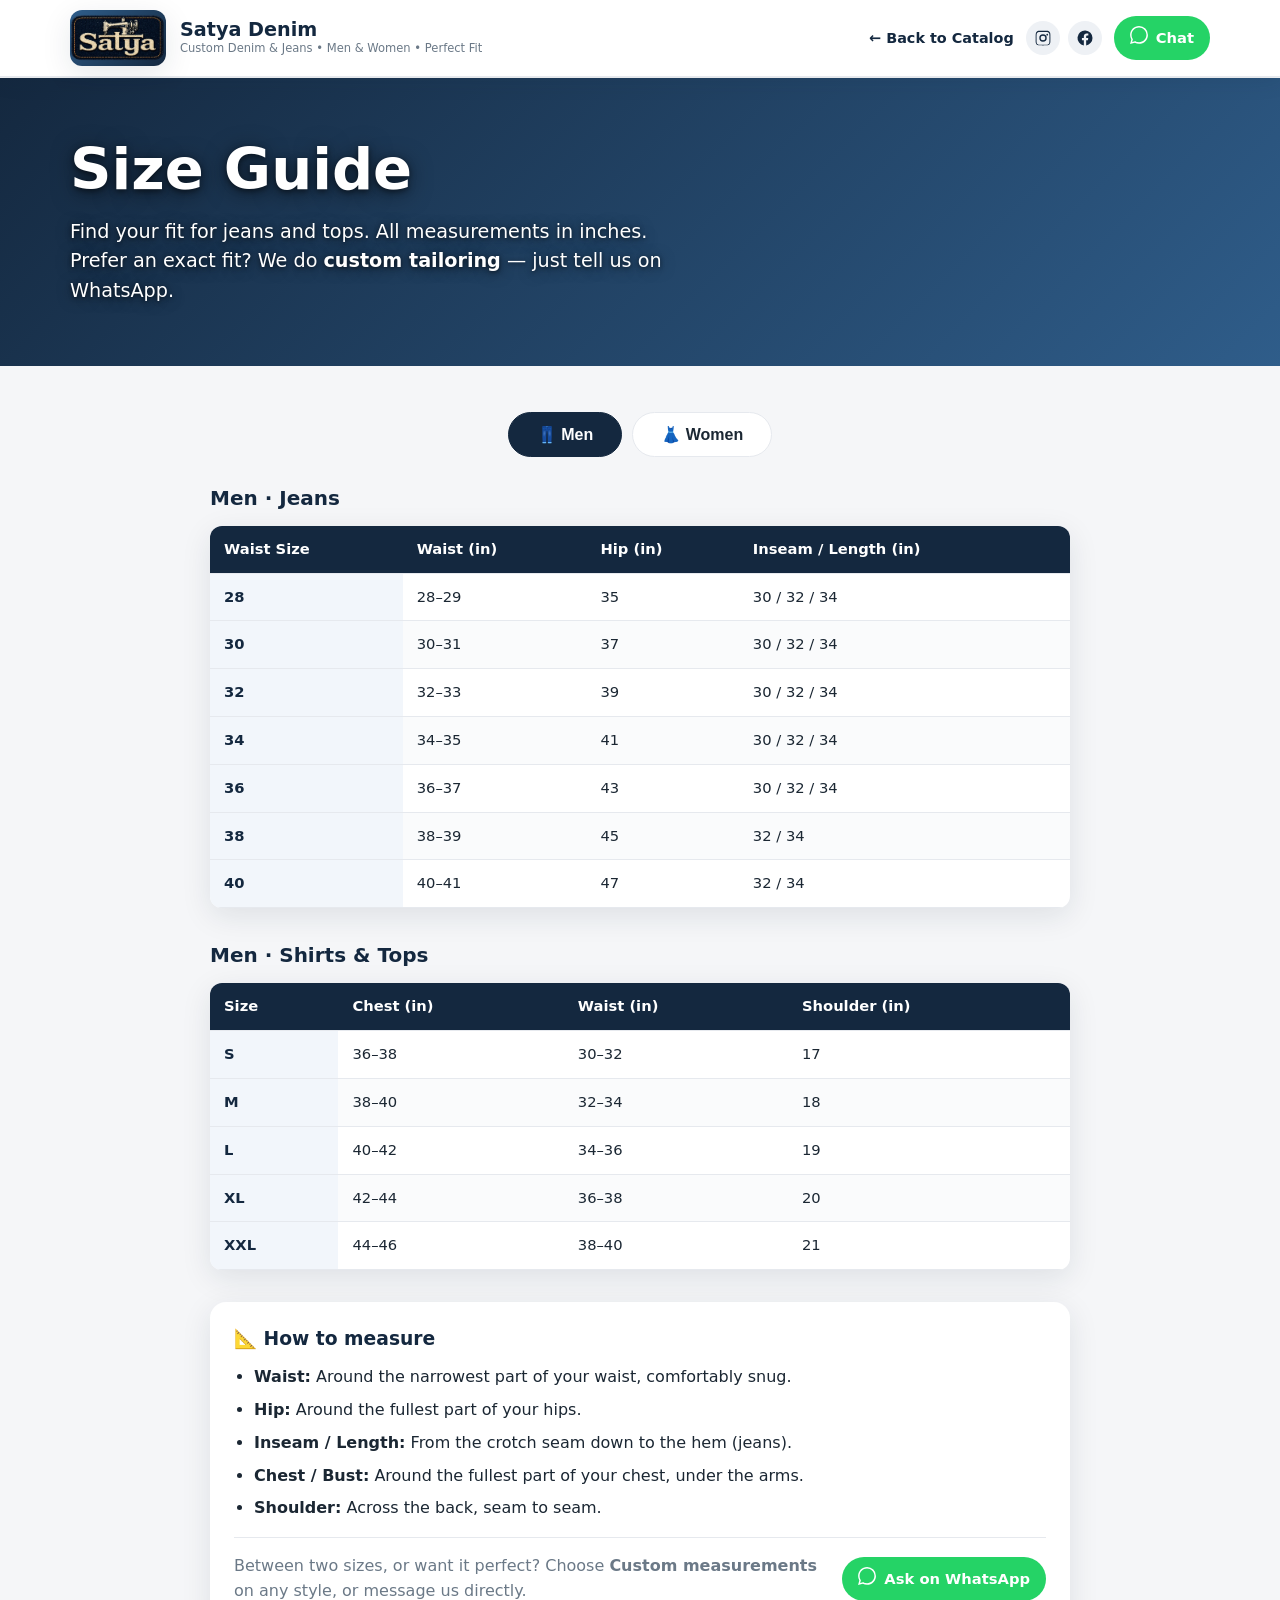
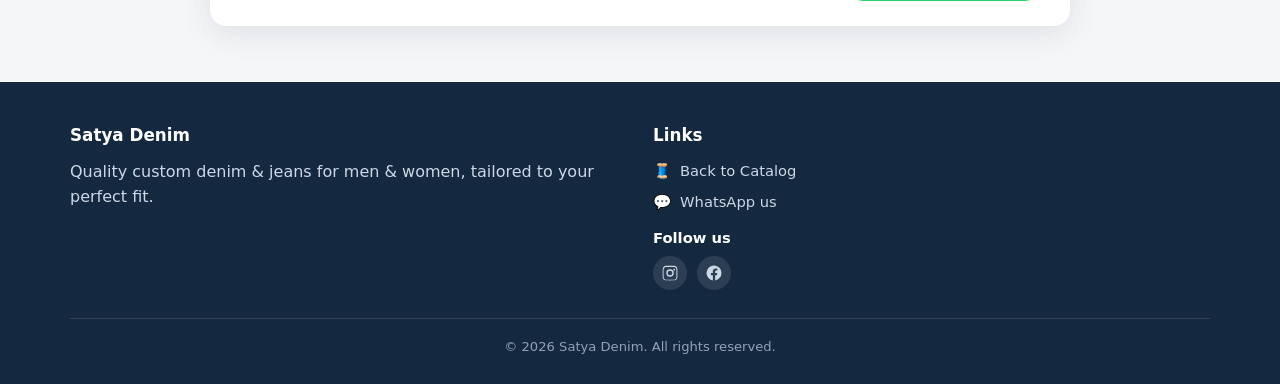
<file: size-guide.html>
<!DOCTYPE html>
<html lang="en">
<head>
  <meta charset="UTF-8" />
  <meta name="viewport" content="width=device-width, initial-scale=1.0" />
  <meta name="description" content="Satya Denim — Size Guide for Men & Women. Jeans and tops measurements." />
  <title>Size Guide — Satya Denim</title>
  <link rel="stylesheet" href="styles.css" />
</head>
<body>

  <header class="site-header scrolled" id="siteHeader">
    <div class="container header-inner">
      <div class="brand">
        <div class="brand-logo" id="brandLogo">S</div>
        <div>
          <div class="brand-name" id="brandName">Satya Denim</div>
          <div class="brand-tag" id="brandTag">Custom Denim & Jeans • Men & Women</div>
        </div>
      </div>
      <div class="header-actions">
        <a class="nav-link" href="index.html">← Back to Catalog</a>
        <nav class="social-top" id="socialTop" aria-label="Social links"></nav>
        <a class="btn-wa js-wa-general" href="#" target="_blank" rel="noopener"><span class="js-wa-icon"></span> <span>Chat</span></a>
      </div>
    </div>
  </header>

  <section class="hero hero-sm">
    <div class="denim-anim" aria-hidden="true"></div>
    <div class="hero-overlay"></div>
    <div class="container hero-content">
      <h1>Size <span>Guide</span></h1>
      <p>Find your fit for jeans and tops. All measurements in inches. Prefer an exact fit? We do <b>custom tailoring</b> — just tell us on WhatsApp.</p>
    </div>
  </section>

  <section class="section">
    <div class="container container-narrow">
      <div class="tabs" id="genderTabs">
        <button class="tab active" data-gender="Men">👖 Men</button>
        <button class="tab" data-gender="Women">👗 Women</button>
      </div>
      <div id="guideContent"></div>

      <div class="measure-help">
        <h3>📐 How to measure</h3>
        <ul>
          <li><b>Waist:</b> Around the narrowest part of your waist, comfortably snug.</li>
          <li><b>Hip:</b> Around the fullest part of your hips.</li>
          <li><b>Inseam / Length:</b> From the crotch seam down to the hem (jeans).</li>
          <li><b>Chest / Bust:</b> Around the fullest part of your chest, under the arms.</li>
          <li><b>Shoulder:</b> Across the back, seam to seam.</li>
        </ul>
        <div class="measure-cta">
          <p>Between two sizes, or want it perfect? Choose <b>Custom measurements</b> on any style, or message us directly.</p>
          <a class="btn-wa js-wa-general" href="#" target="_blank" rel="noopener"><span class="js-wa-icon"></span> Ask on WhatsApp</a>
        </div>
      </div>
    </div>
  </section>

  <footer class="footer">
    <div class="container footer-grid">
      <div>
        <h3>Satya Denim</h3>
        <p>Quality custom denim & jeans for men & women, tailored to your perfect fit.</p>
      </div>
      <div>
        <h3>Links</h3>
        <div class="footer-row">🧵 <a href="index.html">Back to Catalog</a></div>
        <div class="footer-row">💬 <a class="js-wa-general" href="#" target="_blank" rel="noopener">WhatsApp us</a></div>
        <div class="footer-follow">Follow us</div>
        <div class="footer-socials" id="footSocials"></div>
      </div>
    </div>
    <div class="container footer-bottom">© <span id="footYear">2026</span> Satya Denim. All rights reserved.</div>
  </footer>

  <script src="config.js"></script>
  <script src="products.js"></script>
  <script>
    (function () {
      var cfg = SITE_CONFIG;
      if (cfg.cursor) {
        var hs = cfg.cursorHotspot || "0 0";
        document.documentElement.style.setProperty("--cursor", 'url("' + cfg.cursor + '") ' + hs + ", auto");
        document.documentElement.style.setProperty("--cursor-pointer", 'url("' + cfg.cursor + '") ' + hs + ", pointer");
      }
      var clean = cfg.whatsappNumber.replace(/\D/g, "");
      var WA = "https://wa.me/" + clean + "?text=" + encodeURIComponent("Hello " + cfg.brandName + " 👋, I need help choosing my size.");
      var WA_ICON = '<svg viewBox="0 0 24 24" style="width:18px;height:18px;fill:currentColor"><path d="M.06 24l1.68-6.13A11.87 11.87 0 0 1 .16 11.9C.16 5.34 5.5 0 12.06 0a11.82 11.82 0 0 1 8.42 3.49 11.79 11.79 0 0 1 3.48 8.42c0 6.56-5.34 11.9-11.9 11.9a11.9 11.9 0 0 1-5.68-1.45L.06 24zM6.6 20.13c1.68 1 3.28 1.6 5.4 1.6 5.46 0 9.9-4.44 9.9-9.9 0-5.46-4.44-9.9-9.9-9.9S2.1 6.47 2.1 11.93c0 2.24.66 3.92 1.76 5.63l-.99 3.62 3.73-.98z"/></svg>';
      var SOCIAL_ICONS = {
        whatsapp: WA_ICON,
        instagram: '<svg viewBox="0 0 24 24"><path d="M12 2.2c3.2 0 3.6 0 4.9.07 1.17.05 1.8.25 2.23.41.56.22.96.48 1.38.9.42.42.68.82.9 1.38.16.42.36 1.06.41 2.23.06 1.27.07 1.65.07 4.86s0 3.6-.07 4.86c-.05 1.17-.25 1.8-.41 2.23a3.7 3.7 0 0 1-.9 1.38 3.7 3.7 0 0 1-1.38.9c-.42.16-1.06.36-2.23.41-1.27.06-1.65.07-4.9.07s-3.63 0-4.9-.07c-1.17-.05-1.8-.25-2.23-.41a3.7 3.7 0 0 1-1.38-.9 3.7 3.7 0 0 1-.9-1.38c-.16-.42-.36-1.06-.41-2.23C2.2 15.6 2.2 15.2 2.2 12s0-3.6.07-4.86c.05-1.17.25-1.8.41-2.23.22-.56.48-.96.9-1.38.42-.42.82-.68 1.38-.9.42-.16 1.06-.36 2.23-.41C8.4 2.2 8.8 2.2 12 2.2zm0 1.8c-3.15 0-3.52.01-4.76.07-.9.04-1.38.19-1.7.32-.43.16-.73.36-1.05.68-.32.32-.52.62-.68 1.05-.13.32-.28.8-.32 1.7-.06 1.24-.07 1.6-.07 4.76s.01 3.52.07 4.76c.04.9.19 1.38.32 1.7.16.43.36.73.68 1.05.32.32.62.52 1.05.68.32.13.8.28 1.7.32 1.24.06 1.6.07 4.76.07s3.52-.01 4.76-.07c.9-.04 1.38-.19 1.7-.32.43-.16.73-.36 1.05-.68.32-.32.52-.62.68-1.05.13-.32.28-.8.32-1.7.06-1.24.07-1.6.07-4.76s-.01-3.52-.07-4.76c-.04-.9-.19-1.38-.32-1.7a2.8 2.8 0 0 0-.68-1.05 2.8 2.8 0 0 0-1.05-.68c-.32-.13-.8-.28-1.7-.32C15.52 4.01 15.15 4 12 4zm0 3.06A4.94 4.94 0 1 1 12 17a4.94 4.94 0 0 1 0-9.88zm0 1.8a3.14 3.14 0 1 0 0 6.28 3.14 3.14 0 0 0 0-6.28zM17.64 6.4a1.15 1.15 0 1 1 0 2.3 1.15 1.15 0 0 1 0-2.3z"/></svg>',
        facebook: '<svg viewBox="0 0 24 24"><path d="M22 12a10 10 0 1 0-11.56 9.88v-6.99H7.9V12h2.54V9.8c0-2.5 1.49-3.89 3.77-3.89 1.09 0 2.24.2 2.24.2v2.46h-1.26c-1.24 0-1.63.77-1.63 1.56V12h2.78l-.44 2.89h-2.34v6.99A10 10 0 0 0 22 12z"/></svg>',
        tiktok: '<svg viewBox="0 0 24 24"><path d="M16.6 5.82a4.28 4.28 0 0 1-1.05-2.82h-3.1v12.4a2.53 2.53 0 1 1-2.53-2.53c.26 0 .5.04.74.11V9.8a5.7 5.7 0 0 0-.74-.05 5.66 5.66 0 1 0 5.66 5.66V9.01a7.35 7.35 0 0 0 4.3 1.38V7.28a4.28 4.28 0 0 1-3.28-1.46z"/></svg>',
        youtube: '<svg viewBox="0 0 24 24"><path d="M23.5 6.5a3 3 0 0 0-2.12-2.12C19.5 3.9 12 3.9 12 3.9s-7.5 0-9.38.48A3 3 0 0 0 .5 6.5C0 8.38 0 12 0 12s0 3.62.5 5.5a3 3 0 0 0 2.12 2.12C4.5 20.1 12 20.1 12 20.1s7.5 0 9.38-.48a3 3 0 0 0 2.12-2.12C24 15.62 24 12 24 12s0-3.62-.5-5.5zM9.6 15.6V8.4l6.2 3.6-6.2 3.6z"/></svg>',
        twitter: '<svg viewBox="0 0 24 24"><path d="M18.9 2.5h3.3l-7.2 8.24L23.5 21.5h-6.6l-5.18-6.77-5.92 6.77H2.5l7.7-8.8L2 2.5h6.77l4.68 6.19L18.9 2.5zm-1.16 17h1.83L7.34 4.4H5.38l12.36 15.1z"/></svg>'
      };
      function renderSocials(el) {
        if (!el || !cfg.socials) return;
        var order = ["whatsapp","instagram","facebook","tiktok","youtube","twitter"];
        var labels = { whatsapp:"WhatsApp", instagram:"Instagram", facebook:"Facebook", tiktok:"TikTok", youtube:"YouTube", twitter:"X" };
        var html = "";
        order.forEach(function (key) {
          var url = cfg.socials[key] || "";
          if (!url) return;
          html += '<a class="social-icon social-' + key + '" href="' + url + '" target="_blank" rel="noopener" aria-label="' + labels[key] + '" title="' + labels[key] + '">' + SOCIAL_ICONS[key] + '</a>';
        });
        el.innerHTML = html;
      }

      var slot = document.getElementById("brandLogo");
      if (cfg.logo) slot.innerHTML = '<img src="' + cfg.logo + '" alt="' + cfg.brandName + '" onerror="this.parentNode.textContent=\'S\'">';
      document.getElementById("brandName").textContent = cfg.brandName;
      document.getElementById("brandTag").textContent = cfg.tagline;
      document.getElementById("footYear").textContent = new Date().getFullYear();
      Array.prototype.forEach.call(document.querySelectorAll(".js-wa-general"), function (el) { el.href = WA; });
      Array.prototype.forEach.call(document.querySelectorAll(".js-wa-icon"), function (el) { el.innerHTML = WA_ICON; });
      renderSocials(document.getElementById("socialTop"));
      renderSocials(document.getElementById("footSocials"));

      function table(section) {
        var t = '<table class="size-table"><thead><tr>';
        section.cols.forEach(function (c) { t += "<th>" + c + "</th>"; });
        t += "</tr></thead><tbody>";
        section.rows.forEach(function (r) { t += "<tr>" + r.map(function (v, i) { return (i === 0 ? "<th>" + v + "</th>" : "<td>" + v + "</td>"); }).join("") + "</tr>"; });
        return t + "</tbody></table>";
      }
      function render(gender) {
        var g = SIZE_GUIDE[gender];
        document.getElementById("guideContent").innerHTML =
          '<div class="guide-section"><h2>' + gender + " · Jeans</h2>" + table(g.jeans) + "</div>" +
          '<div class="guide-section"><h2>' + gender + " · Shirts & Tops</h2>" + table(g.tops) + "</div>";
      }
      render("Men");
      Array.prototype.forEach.call(document.querySelectorAll("#genderTabs .tab"), function (btn) {
        btn.addEventListener("click", function () {
          Array.prototype.forEach.call(document.querySelectorAll("#genderTabs .tab"), function (b) { b.classList.remove("active"); });
          btn.classList.add("active"); render(btn.dataset.gender);
        });
      });
    })();
  </script>
</body>
</html>
</file>
<file: styles.css>
:root {
  --indigo: #1e3a5f; --indigo-deep: #14283f; --denim: #2f5d8a; --accent: #e0a458;
  --wa: #25d366; --wa-dark: #128c7e; --bg: #f5f6f8; --card: #ffffff;
  --ink: #1b2733; --muted: #6b7987; --line: #e6e9ee;
  --shadow: 0 8px 30px rgba(20, 40, 63, 0.10); --radius: 16px;
  --cursor: url("images/scissors-cursor.png") 4 4, auto;
  --cursor-pointer: url("images/scissors-cursor.png") 4 4, pointer;
}
* { box-sizing: border-box; margin: 0; padding: 0; }
html { scroll-behavior: smooth; }
body { font-family: "Segoe UI", system-ui, -apple-system, Roboto, Helvetica, Arial, sans-serif; background: var(--bg); color: var(--ink); line-height: 1.55; cursor: var(--cursor); }
a, button, .card-media, .filter-btn, .opt-box, .opt-pill, .qty-btn, .tab,
.fab-cart, .fab-wa, .btn-cart, .btn-cart-head, .cart-remove, .cart-qty button,
.pd-close, .cart-close, .pd-custom-toggle, .social-icon, .hero-btn, input, textarea, select, label {
  cursor: var(--cursor-pointer);
}
img { display: block; max-width: 100%; }
.container { width: min(1140px, 92%); margin: 0 auto; }
.container-narrow { width: min(860px, 92%); }

.site-header { position: fixed; top: 0; left: 0; right: 0; z-index: 50; transition: background .3s, box-shadow .3s, backdrop-filter .3s; background: rgba(255,255,255,.95); border-bottom: 1px solid var(--line); backdrop-filter: blur(8px); }
.site-header.over-hero:not(.scrolled) { background: transparent; border-bottom-color: transparent; backdrop-filter: none; box-shadow: none; }
.site-header.over-hero:not(.scrolled)::before {
  content: ""; position: absolute; inset: 0; z-index: -1; pointer-events: none;
  background: linear-gradient(180deg, rgba(10,18,28,.42) 0%, rgba(10,18,28,0) 100%);
}
.site-header.over-hero:not(.scrolled) .brand-name { color: #fff; text-shadow: 0 1px 10px rgba(0,0,0,.6); }
.site-header.over-hero:not(.scrolled) .brand-tag { color: #eef4fb; text-shadow: 0 1px 8px rgba(0,0,0,.55); }
.site-header.over-hero:not(.scrolled) .nav-link { color: #fff; text-shadow: 0 1px 8px rgba(0,0,0,.55); }
.site-header.scrolled { box-shadow: 0 4px 20px rgba(20,40,63,.10); }
.header-inner { display: flex; align-items: center; justify-content: space-between; padding: 10px 0; gap: 12px; }
.brand { display: flex; align-items: center; gap: 14px; }
.brand-logo { width: 96px; height: 56px; border-radius: 12px; overflow: hidden; background: linear-gradient(135deg, var(--denim), var(--indigo-deep)); color: #fff; display: grid; place-items: center; font-weight: 800; font-size: 24px; box-shadow: var(--shadow); }
.site-header.over-hero:not(.scrolled) .brand-logo { box-shadow: 0 4px 18px rgba(0,0,0,.5); }
.brand-logo img { width: 100%; height: 100%; object-fit: contain; }
.brand-name { font-size: 1.2rem; font-weight: 800; color: var(--indigo-deep); line-height: 1.1; transition: color .3s; }
.brand-tag { font-size: .72rem; color: var(--muted); transition: color .3s; }
.header-actions { display: flex; align-items: center; gap: 12px; }
.nav-link { color: var(--indigo-deep); text-decoration: none; font-weight: 600; font-size: .9rem; transition: color .3s; }
.nav-link:hover { color: var(--denim); text-decoration: underline; }
.btn-wa { display: inline-flex; align-items: center; gap: 8px; background: var(--wa); color: #fff; border: none; padding: 10px 16px; border-radius: 999px; font-weight: 700; font-size: .92rem; text-decoration: none; transition: transform .15s, background .2s; }
.btn-wa:hover { background: var(--wa-dark); transform: translateY(-1px); }
.btn-wa svg { width: 18px; height: 18px; fill: currentColor; }
.btn-cart-head { position: relative; background: var(--indigo-deep); color: #fff; border: none; font-size: 1.05rem; padding: 9px 14px; border-radius: 999px; display: inline-flex; align-items: center; gap: 6px; }
.cart-count-pill { background: var(--accent); color: #3a2607; font-weight: 800; font-size: .78rem; min-width: 20px; height: 20px; padding: 0 6px; border-radius: 999px; display: grid; place-items: center; }

/* ---------- Social icons ---------- */
.social-top { display: inline-flex; align-items: center; gap: 8px; }
.social-icon { display: inline-grid; place-items: center; width: 34px; height: 34px; border-radius: 50%; text-decoration: none; transition: transform .15s, background .2s, color .2s; }
.social-icon svg { width: 18px; height: 18px; fill: currentColor; }
.social-top .social-icon { background: rgba(255,255,255,.2); color: #fff; }
.site-header.scrolled .social-top .social-icon { background: #eef1f5; color: var(--indigo-deep); }
.social-top .social-icon:hover { transform: translateY(-2px); }
.social-top .social-whatsapp:hover { background: var(--wa); color: #fff; }
.social-top .social-instagram:hover { background: #E1306C; color: #fff; }
.social-top .social-facebook:hover { background: #1877F2; color: #fff; }
.social-top .social-tiktok:hover { background: #000; color: #fff; }
.social-top .social-youtube:hover { background: #FF0000; color: #fff; }
.social-top .social-twitter:hover { background: #000; color: #fff; }

/* ---------- HERO with cascading slideshow — NO overlay, crisp image ---------- */
.hero { position: relative; min-height: 88vh; display: flex; align-items: center; color: #fff; overflow: hidden; background: var(--indigo-deep); }
.hero-slides { position: absolute; inset: 0; z-index: 0; }
.hero-slide { position: absolute; inset: 0; background-size: cover; background-position: center; opacity: 0; transition: opacity 1.4s ease-in-out; will-change: opacity; }
.hero-slide.active { opacity: 1; }
.hero-content { position: relative; z-index: 3; padding: 80px 0 40px; }

/* Localized readability "plate" behind ONLY the text — fades to transparent
   on the right so the banner image stays crisp and text never smudges. */
.hero-copy {
  display: inline-block; max-width: 720px; margin-bottom: 24px;
  padding: 18px 26px 20px; border-radius: 18px;
  background: linear-gradient(100deg, rgba(14,28,46,.55) 0%, rgba(14,28,46,.28) 62%, rgba(14,28,46,0) 100%);
  backdrop-filter: blur(2px);
}

/* Base hero text: soft dark glow so letters stay crisp on any slide */
.hero h1 { font-size: clamp(2.1rem, 6vw, 3.6rem); line-height: 1.12; margin-bottom: 14px; text-shadow: 0 2px 6px rgba(0,0,0,.55), 0 4px 22px rgba(0,0,0,.5); }
.hero p { max-width: 640px; color: #fff; font-size: clamp(1rem, 2.4vw, 1.2rem); margin: 0; text-shadow: 0 1px 4px rgba(0,0,0,.6), 0 2px 14px rgba(0,0,0,.5); }

/* Highlighted words — mild golden glow */
.hi-gold, .hi-bounce { color: var(--accent); font-weight: 800; }
.hi-gold {
  text-shadow: 0 0 10px rgba(224,164,88,.55), 0 0 22px rgba(224,164,88,.35), 0 2px 5px rgba(0,0,0,.5);
}
/* Bounce word — gold glow + gentle bounce to draw the eye */
.hi-bounce {
  display: inline-block;
  text-shadow: 0 0 12px rgba(224,164,88,.65), 0 0 26px rgba(224,164,88,.4), 0 2px 5px rgba(0,0,0,.5);
  animation: wordBounce 1.9s ease-in-out infinite;
}
@keyframes wordBounce {
  0%, 100% { transform: translateY(0); }
  28%      { transform: translateY(-7px); }
  45%      { transform: translateY(0); }
  62%      { transform: translateY(-3px); }
  78%      { transform: translateY(0); }
}
/* Subtext highlighted words: a touch smaller glow */
.hero p .hi-gold, .hero p .hi-bounce { font-weight: 700; text-shadow: 0 0 8px rgba(224,164,88,.5), 0 1px 4px rgba(0,0,0,.55); }

.hero-actions { display: flex; flex-wrap: wrap; gap: 14px; }

/* ---------- 3 animated hero buttons ---------- */
.hero-btn { display: inline-flex; align-items: center; gap: 10px; padding: 13px 24px; border-radius: 999px; border: none; font-weight: 800; font-size: 1rem; color: #fff; transition: transform .15s, box-shadow .2s, filter .2s; }
.hero-btn:hover { transform: translateY(-2px); }
.hero-btn.is-active { outline: 3px solid rgba(255,255,255,.6); outline-offset: 1px; }
.hero-btn .hb-anim { display: inline-grid; place-items: center; font-size: 1.15rem; line-height: 1; }
.hero-btn-new { background: linear-gradient(135deg, #ff3b3b, #c0110f); box-shadow: 0 8px 22px rgba(224,20,20,.5); animation: newPulse 1.6s ease-in-out infinite; }
.hero-btn-new:hover { filter: brightness(1.08); }
.hb-new { width: 12px; height: 12px; border-radius: 50%; background: #fff; box-shadow: 0 0 0 0 rgba(255,255,255,.9); animation: newDot 1.4s ease-out infinite; }
@keyframes newPulse { 0%,100% { box-shadow: 0 8px 22px rgba(224,20,20,.5); } 50% { box-shadow: 0 8px 30px rgba(224,20,20,.85); } }
@keyframes newDot { 0% { box-shadow: 0 0 0 0 rgba(255,255,255,.9); } 70% { box-shadow: 0 0 0 10px rgba(255,255,255,0); } 100% { box-shadow: 0 0 0 0 rgba(255,255,255,0); } }
.hero-btn-men { background: linear-gradient(135deg, var(--denim), var(--indigo-deep)); box-shadow: 0 8px 22px rgba(20,40,63,.45); }
.hb-mustache { font-size: 1.35rem; transform-origin: 50% 40%; animation: mustacheWiggle 1.6s ease-in-out infinite; }
@keyframes mustacheWiggle { 0%,100% { transform: rotate(0) scaleX(1); } 25% { transform: rotate(-8deg) scaleX(1.1); } 75% { transform: rotate(8deg) scaleX(1.1); } }
.hero-btn-women { background: linear-gradient(135deg, #b5478f, #7a2b63); box-shadow: 0 8px 22px rgba(140,40,110,.45); }
.hb-nosering { font-size: 1.2rem; color: #ffd9f0; animation: noseSwing 1.8s ease-in-out infinite; }
@keyframes noseSwing { 0%,100% { transform: translateY(0) rotate(0); } 50% { transform: translateY(2px) rotate(14deg); } }

/* ---------- Offers widget (auto-rotating, NO click) 128x128 on RIGHT ---------- */
.offer-widget {
  position: absolute; z-index: 4; top: 50%; right: 24px; transform: translateY(-50%);
  width: 128px; height: 128px; border-radius: 20px; border: 1.5px solid rgba(224,164,88,.75);
  background: linear-gradient(160deg, rgba(224,164,88,.30), rgba(20,40,63,.55));
  backdrop-filter: blur(6px); color: #fff;
  display: flex; flex-direction: column; align-items: center; justify-content: center; gap: 5px;
  padding: 10px; text-align: center; box-shadow: 0 12px 34px rgba(0,0,0,.4);
  animation: offerGlow 2.4s ease-in-out infinite;
}
@keyframes offerGlow { 0%,100% { box-shadow: 0 12px 34px rgba(0,0,0,.4); } 50% { box-shadow: 0 12px 40px rgba(224,164,88,.65); } }
.offer-fire { font-size: 1.7rem; line-height: 1; animation: fireBounce 1.4s ease-in-out infinite; }
@keyframes fireBounce { 0%,100% { transform: translateY(0) scale(1); } 50% { transform: translateY(-3px) scale(1.12); } }
.offer-badge-label { font-size: .66rem; font-weight: 900; letter-spacing: .6px; color: var(--accent); text-transform: uppercase; }
.offer-ticker { font-size: .66rem; line-height: 1.28; color: #fff; opacity: .96; max-height: 46px; overflow: hidden; transition: opacity .25s, transform .25s; }
.offer-ticker.fade { opacity: 0; transform: translateY(-3px); }

.btn-primary { display: inline-flex; align-items: center; gap: 8px; padding: 13px 26px; border-radius: 999px; background: var(--accent); color: #3a2607; text-decoration: none; font-weight: 800; font-size: 1rem; transition: transform .15s; box-shadow: 0 8px 24px rgba(224,164,88,.4); }
.btn-primary:hover { transform: translateY(-2px); }
.scroll-cue { position: absolute; bottom: 18px; left: 50%; transform: translateX(-50%); z-index: 3; width: 26px; height: 42px; border: 2px solid rgba(255,255,255,.8); border-radius: 14px; }
.scroll-cue span { position: absolute; top: 8px; left: 50%; transform: translateX(-50%); width: 5px; height: 5px; border-radius: 50%; background: #fff; animation: scrollDot 1.6s ease-in-out infinite; }
@keyframes scrollDot { 0%{ top:8px; opacity:1 } 70%{ top:26px; opacity:0 } 100%{ top:8px; opacity:0 } }
.hero-sm { min-height: auto; padding: 40px 0; display: block; margin-top: 78px; background: linear-gradient(135deg, var(--indigo-deep), var(--denim)); }
.hero-sm .hero-content { padding: 20px 0; }

@media (prefers-reduced-motion: reduce) {
  .hero-slide { transition: none; }
  .hi-bounce, .hero-btn-new, .hb-new, .hb-mustache, .hb-nosering, .scroll-cue span, .offer-fire, .offer-widget { animation: none; }
}

.section { padding: 46px 0; }
.section-head { text-align: center; margin-bottom: 26px; }
.section-head h2 { font-size: 1.7rem; color: var(--indigo-deep); }
.section-head p { color: var(--muted); }

.filters { display: flex; flex-wrap: wrap; gap: 10px; justify-content: center; margin-bottom: 30px; }
.filter-btn { border: 1.5px solid var(--line); background: #fff; color: var(--ink); padding: 9px 18px; border-radius: 999px; font-weight: 600; font-size: .9rem; transition: all .18s; }
.filter-btn:hover { border-color: var(--denim); }
.filter-btn.active { background: var(--indigo-deep); color: #fff; border-color: var(--indigo-deep); }

.grid { display: grid; grid-template-columns: repeat(auto-fill, minmax(230px, 1fr)); gap: 22px; }
.card { background: var(--card); border-radius: var(--radius); overflow: hidden; box-shadow: var(--shadow); display: flex; flex-direction: column; transition: transform .2s, box-shadow .2s; }
.card:hover { transform: translateY(-4px); box-shadow: 0 14px 40px rgba(20,40,63,.16); }
.card-media { position: relative; aspect-ratio: 3/4; background: #eef1f5; }
.card-media img { width: 100%; height: 100%; object-fit: cover; }
.card-num { position: absolute; top: 10px; right: 10px; z-index: 2; background: rgba(20,40,63,.86); color: #fff; font-size: .72rem; font-weight: 800; padding: 4px 9px; border-radius: 999px; }
.card-tag { position: absolute; top: 10px; left: 10px; background: var(--accent); color: #3a2607; font-size: .68rem; font-weight: 800; letter-spacing: .3px; padding: 4px 10px; border-radius: 999px; text-transform: uppercase; }
.card-gender { position: absolute; bottom: 10px; left: 10px; background: rgba(255,255,255,.9); color: var(--indigo-deep); font-size: .68rem; font-weight: 700; padding: 3px 9px; border-radius: 999px; }
.card-body { padding: 14px 15px 16px; display: flex; flex-direction: column; gap: 9px; flex: 1; }
.card-name { font-weight: 700; font-size: 1rem; color: var(--indigo-deep); }
.card-cat { font-size: .74rem; color: var(--muted); text-transform: uppercase; letter-spacing: .4px; }
.card-price { font-size: 1.15rem; font-weight: 800; color: var(--denim); }
.card-price small { font-size: .72rem; color: var(--muted); font-weight: 600; }
.btn-cart { margin-top: auto; width: 100%; border: none; background: var(--indigo-deep); color: #fff; font-weight: 700; font-size: .92rem; padding: 11px 12px; border-radius: 999px; transition: background .2s; }
.btn-cart:hover { background: var(--denim); }

.fab-cart, .fab-wa { position: fixed; right: 18px; z-index: 60; width: 60px; height: 60px; border-radius: 50%; border: none; display: grid; place-items: center; color: #fff; }
.fab-cart { bottom: 18px; background: var(--indigo-deep); font-size: 26px; box-shadow: 0 8px 24px rgba(20,40,63,.45); outline: 3px solid rgba(255,255,255,.16); outline-offset: 0; }
.fab-cart .fab-count { position: absolute; top: -4px; right: -4px; background: var(--accent); color: #3a2607; font-size: .78rem; font-weight: 800; min-width: 22px; height: 22px; padding: 0 5px; border-radius: 999px; display: grid; place-items: center; }
.fab-cart.bump { animation: bump .35s ease; }
@keyframes bump { 0%{transform:scale(1)} 40%{transform:scale(1.18)} 100%{transform:scale(1)} }
.fab-wa { bottom: 88px; background: var(--wa); box-shadow: 0 8px 24px rgba(37,211,102,.5); text-decoration: none; animation: pulse 2.4s infinite; outline: 3px solid rgba(255,255,255,.16); }
.fab-wa svg { width: 32px; height: 32px; fill: #fff; }
@keyframes pulse { 0%{ box-shadow:0 0 0 0 rgba(37,211,102,.5) } 70%{ box-shadow:0 0 0 16px rgba(37,211,102,0) } 100%{ box-shadow:0 0 0 0 rgba(37,211,102,0) } }

.overlay { position: fixed; inset: 0; background: rgba(10,18,28,.55); z-index: 70; opacity: 0; visibility: hidden; transition: opacity .25s; }
.overlay.show { opacity: 1; visibility: visible; }

.pd-modal { position: fixed; z-index: 90; top: 50%; left: 50%; transform: translate(-50%, -46%); width: min(860px, 94vw); max-height: 90vh; background: #fff; border-radius: 18px; overflow: hidden; opacity: 0; visibility: hidden; transition: opacity .25s, transform .25s; box-shadow: 0 30px 80px rgba(0,0,0,.35); }
.pd-modal.open { opacity: 1; visibility: visible; transform: translate(-50%, -50%); }
.pd-close { position: absolute; top: 12px; right: 14px; z-index: 3; background: rgba(255,255,255,.85); border: none; width: 38px; height: 38px; border-radius: 50%; font-size: 1.6rem; line-height: 1; color: var(--ink); }
.pd-inner { display: grid; grid-template-columns: 42% 58%; max-height: 90vh; }
.pd-media { background: #eef1f5; }
.pd-media img { width: 100%; height: 100%; object-fit: cover; min-height: 320px; }
.pd-content { padding: 24px 26px; overflow-y: auto; }
.pd-meta { font-size: .76rem; color: var(--muted); text-transform: uppercase; letter-spacing: .5px; font-weight: 700; }
.pd-name { font-size: 1.5rem; color: var(--indigo-deep); margin: 4px 0 6px; }
.pd-price { font-size: 1.3rem; font-weight: 800; color: var(--denim); margin-bottom: 18px; }
.pd-block { margin-bottom: 18px; }
.opt-label { display: block; font-weight: 700; color: var(--ink); margin-bottom: 9px; font-size: .95rem; }
.opt-val { font-weight: 600; color: var(--muted); }
.opt-row { display: flex; flex-wrap: wrap; gap: 9px; }
.opt-box { min-width: 46px; padding: 10px 12px; border: 1.5px solid var(--line); background: #fff; border-radius: 10px; font-weight: 600; color: var(--ink); transition: all .15s; }
.opt-box:hover { border-color: var(--denim); }
.opt-box.active { border-color: var(--indigo-deep); background: var(--indigo-deep); color: #fff; }
.opt-pill { padding: 8px 14px; border: 1.5px solid var(--line); background: #fff; border-radius: 999px; font-weight: 600; font-size: .86rem; color: var(--ink); transition: all .15s; }
.opt-pill:hover { border-color: var(--denim); }
.opt-pill.active { border-color: var(--accent); background: #fbf3e6; color: #7a4d12; }
.pd-guide { display: flex; align-items: center; gap: 12px; flex-wrap: wrap; margin: -4px 0 16px; }
.pd-guide a { color: var(--denim); font-weight: 700; text-decoration: none; font-size: .9rem; }
.pd-guide a:hover { text-decoration: underline; }
.pd-hint { font-size: .8rem; color: var(--muted); }
.pd-custom-toggle { width: 100%; text-align: left; background: #f2f6fb; border: 1.5px dashed var(--denim); color: var(--indigo-deep); font-weight: 700; padding: 12px 14px; border-radius: 12px; font-size: .92rem; }
.pd-custom-toggle.active { background: #eaf3ff; }
.pd-custom { margin-top: 10px; }
.pd-custom textarea { width: 100%; border: 1.5px solid var(--line); border-radius: 10px; padding: 10px 12px; font-family: inherit; font-size: .9rem; resize: vertical; }
.pd-custom small { color: var(--muted); font-size: .78rem; display: block; margin-top: 5px; }
.pd-qty-block { display: flex; align-items: center; justify-content: space-between; }
.qty { display: inline-flex; align-items: center; gap: 16px; border: 1.5px solid var(--line); border-radius: 999px; padding: 4px 8px; }
.qty-btn { width: 30px; height: 30px; border: none; background: #eef1f5; border-radius: 50%; font-size: 1.2rem; color: var(--indigo-deep); }
.qty-btn:hover { background: #dfe6ee; }
#pdQtyVal { min-width: 20px; text-align: center; font-weight: 700; }
.pd-add { width: 100%; justify-content: center; font-size: 1.02rem; padding: 14px; margin-top: 6px; }

.cart-drawer { position: fixed; top: 0; right: 0; height: 100%; width: min(420px, 92vw); background: #fff; z-index: 95; display: flex; flex-direction: column; transform: translateX(100%); transition: transform .3s; box-shadow: -8px 0 30px rgba(0,0,0,.2); }
.cart-drawer.open { transform: translateX(0); }
.cart-head { display: flex; align-items: center; justify-content: space-between; padding: 18px 20px; background: var(--indigo-deep); color: #fff; }
.cart-head h3 { font-size: 1.15rem; }
.cart-close { background: none; border: none; color: #fff; font-size: 1.9rem; line-height: 1; }
.cart-body { flex: 1; overflow-y: auto; padding: 16px 18px; }
.cart-empty { text-align: center; color: var(--muted); margin-top: 40px; line-height: 1.7; }
.cart-group { margin-bottom: 18px; }
.cart-group-head { font-weight: 800; color: var(--indigo-deep); font-size: .95rem; padding-bottom: 6px; margin-bottom: 8px; border-bottom: 2px solid var(--line); display: flex; justify-content: space-between; }
.cart-group-head span { color: var(--denim); font-weight: 700; }
.cart-item { display: flex; align-items: flex-start; gap: 10px; padding: 10px 0; border-bottom: 1px solid var(--line); }
.cart-item img { width: 50px; height: 62px; object-fit: cover; border-radius: 8px; background: #eef1f5; }
.cart-item-info { flex: 1; display: flex; flex-direction: column; gap: 3px; }
.cart-item-name { font-size: .88rem; font-weight: 700; color: var(--indigo-deep); }
.cart-item-opts { font-size: .76rem; color: var(--muted); }
.cart-item-bottom { display: flex; align-items: center; justify-content: space-between; margin-top: 4px; }
.cart-item-price { font-size: .88rem; color: var(--denim); font-weight: 800; }
.cart-qty { display: inline-flex; align-items: center; gap: 10px; font-weight: 700; font-size: .85rem; }
.cart-qty button { width: 24px; height: 24px; border: 1px solid var(--line); background: #f2f6fb; border-radius: 50%; font-size: 1rem; color: var(--indigo-deep); }
.cart-remove { background: none; border: none; color: var(--muted); font-size: 1rem; padding: 2px; }
.cart-remove:hover { color: #c0392b; }
.cart-footer { padding: 16px 18px 20px; border-top: 1px solid var(--line); }
.cart-total-row { display: flex; justify-content: space-between; align-items: center; font-size: 1.05rem; margin-bottom: 4px; }
.cart-total-row strong { color: var(--indigo-deep); font-size: 1.2rem; }
.cart-note { font-size: .74rem; color: var(--muted); margin-bottom: 12px; }
.cart-send { width: 100%; justify-content: center; font-size: 1rem; padding: 13px; }
.cart-clear { width: 100%; margin-top: 8px; background: none; border: none; color: var(--muted); font-size: .82rem; text-decoration: underline; padding: 6px; }
.cart-clear:hover { color: #c0392b; }

.tabs { display: flex; gap: 10px; justify-content: center; margin-bottom: 26px; }
.tab { border: 1.5px solid var(--line); background: #fff; color: var(--ink); padding: 12px 28px; border-radius: 999px; font-weight: 700; font-size: 1rem; transition: all .18s; }
.tab:hover { border-color: var(--denim); }
.tab.active { background: var(--indigo-deep); color: #fff; border-color: var(--indigo-deep); }
.guide-section { margin-bottom: 32px; }
.guide-section h2 { color: var(--indigo-deep); font-size: 1.25rem; margin-bottom: 12px; }
.size-table { width: 100%; border-collapse: collapse; background: #fff; border-radius: 12px; overflow: hidden; box-shadow: var(--shadow); }
.size-table th, .size-table td { padding: 12px 14px; text-align: left; border-bottom: 1px solid var(--line); font-size: .92rem; }
.size-table thead th { background: var(--indigo-deep); color: #fff; font-weight: 700; }
.size-table tbody th { background: #f2f6fb; color: var(--indigo-deep); font-weight: 800; }
.size-table tbody tr:nth-child(even) td { background: #fafbfc; }
.measure-help { background: #fff; border-radius: var(--radius); box-shadow: var(--shadow); padding: 22px 24px; margin-top: 10px; }
.measure-help h3 { color: var(--indigo-deep); margin-bottom: 12px; }
.measure-help ul { padding-left: 20px; }
.measure-help li { margin-bottom: 8px; }
.measure-cta { margin-top: 16px; padding-top: 16px; border-top: 1px solid var(--line); display: flex; align-items: center; justify-content: space-between; gap: 16px; flex-wrap: wrap; }
.measure-cta p { color: var(--muted); flex: 1; min-width: 220px; }

.footer { background: var(--indigo-deep); color: #cdd8e6; padding: 40px 0 26px; margin-top: 10px; }
.footer-grid { display: grid; grid-template-columns: repeat(auto-fit, minmax(220px, 1fr)); gap: 26px; }
.footer h3 { color: #fff; margin-bottom: 12px; font-size: 1.05rem; }
.footer a { color: #cdd8e6; text-decoration: none; }
.footer a:hover { color: #fff; text-decoration: underline; }
.footer-row { display: flex; align-items: center; gap: 9px; margin-bottom: 8px; font-size: .92rem; }
.footer-follow { margin-top: 14px; margin-bottom: 6px; font-weight: 700; color: #fff; font-size: .92rem; }
.footer-socials { display: flex; flex-wrap: wrap; gap: 10px; margin-top: 4px; }
.footer-socials .social-icon { background: rgba(255,255,255,.10); color: #cdd8e6; }
.footer-socials .social-icon:hover { transform: translateY(-2px); color: #fff; }
.footer-socials .social-whatsapp:hover { background: var(--wa); }
.footer-socials .social-instagram:hover { background: #E1306C; }
.footer-socials .social-facebook:hover { background: #1877F2; }
.footer-socials .social-tiktok:hover { background: #000; }
.footer-socials .social-youtube:hover { background: #FF0000; }
.footer-socials .social-twitter:hover { background: #000; }
.footer-bottom { text-align: center; margin-top: 28px; padding-top: 18px; border-top: 1px solid rgba(255,255,255,.12); font-size: .82rem; color: #90a2b8; }
.footer-bottom a { color: #cdd8e6; }

@media (max-width: 900px) {
  .offer-widget { top: auto; bottom: 74px; right: 16px; transform: none; width: 104px; height: 104px; }
}
@media (max-width: 720px) { .social-top { display: none; } }
@media (max-width: 640px) {
  .pd-inner { grid-template-columns: 1fr; }
  .pd-media img { min-height: 220px; max-height: 260px; }
  .brand-tag { display: none; }
  .brand-logo { width: 76px; height: 48px; }
  .header-inner .btn-wa span:not(.js-wa-icon) { display: none; }
  .nav-link { display: none; }
  .hero { min-height: 84vh; }
  .hero-copy { padding: 14px 18px 16px; }
  .hero-actions { gap: 10px; }
  .hero-btn { font-size: .92rem; padding: 12px 18px; }
  .offer-widget { width: 92px; height: 92px; right: 12px; bottom: 150px; }
  .offer-fire { font-size: 1.3rem; }
}
</file>
